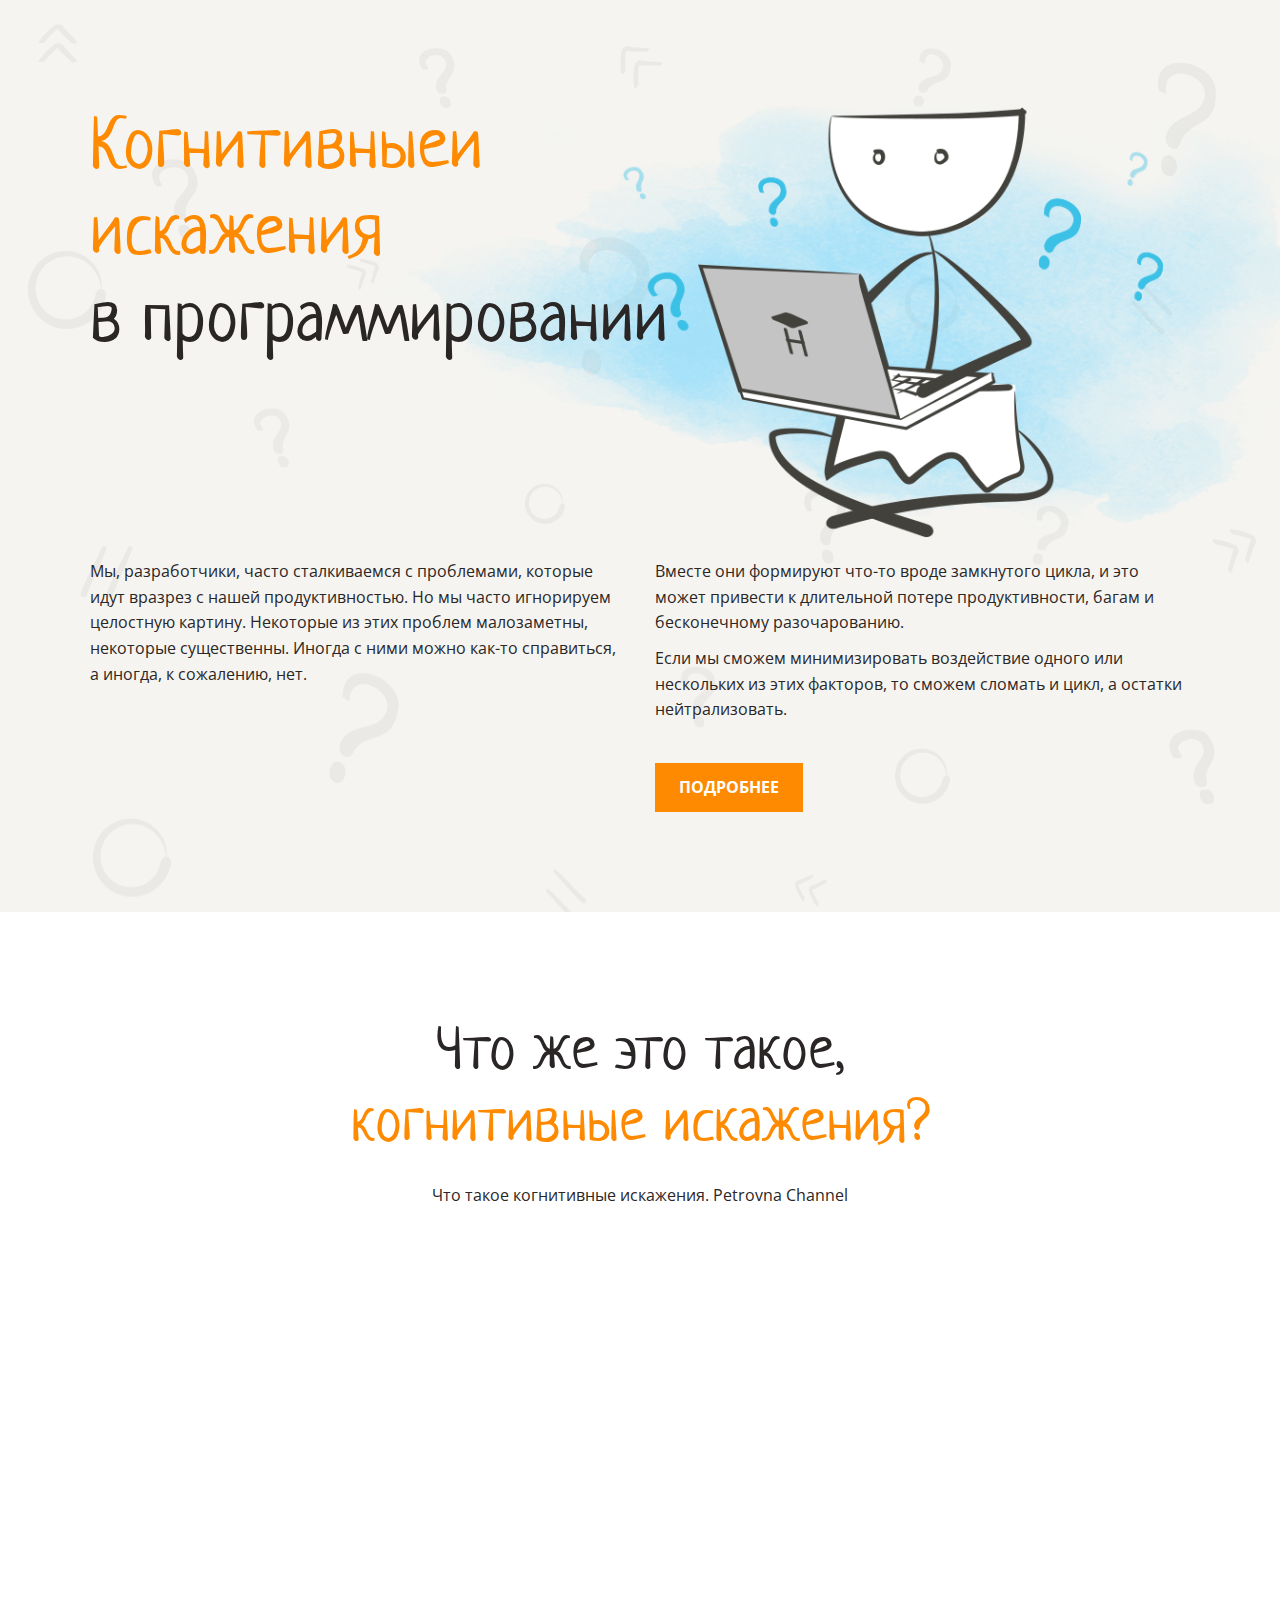
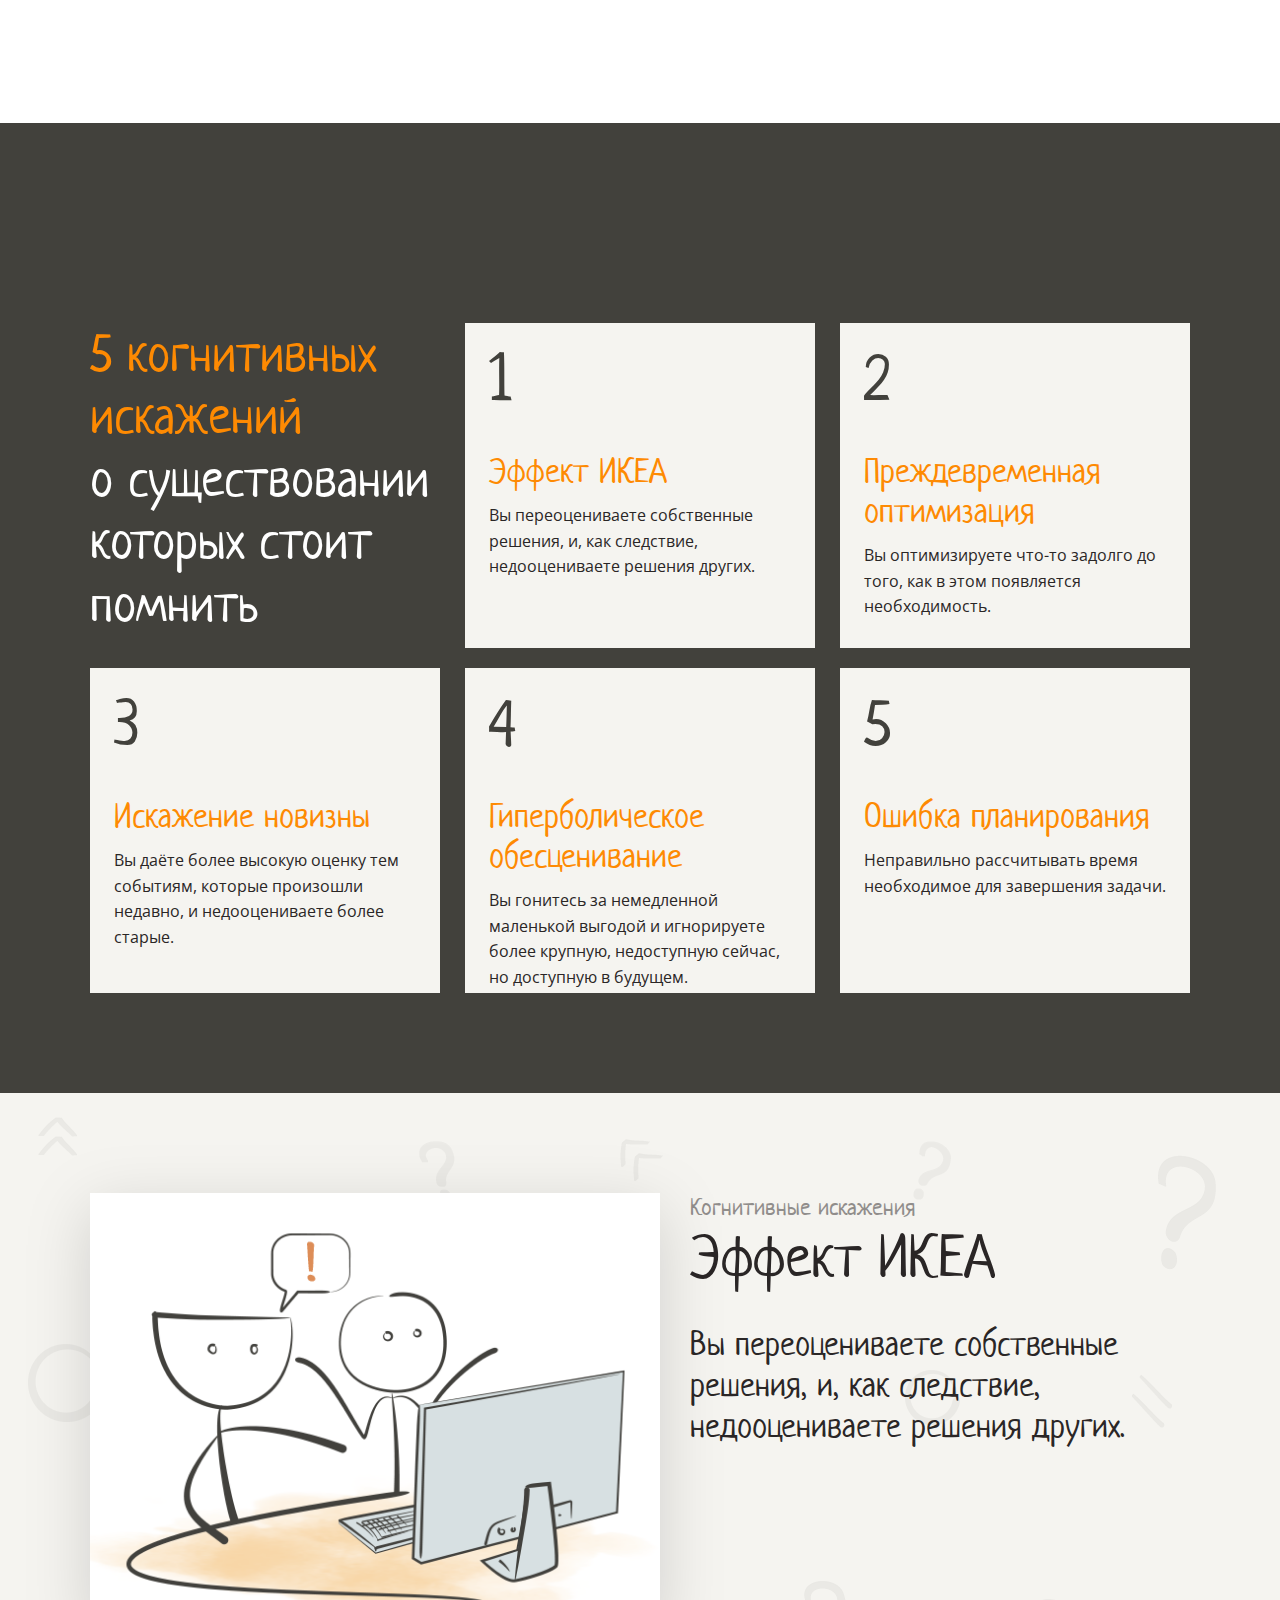
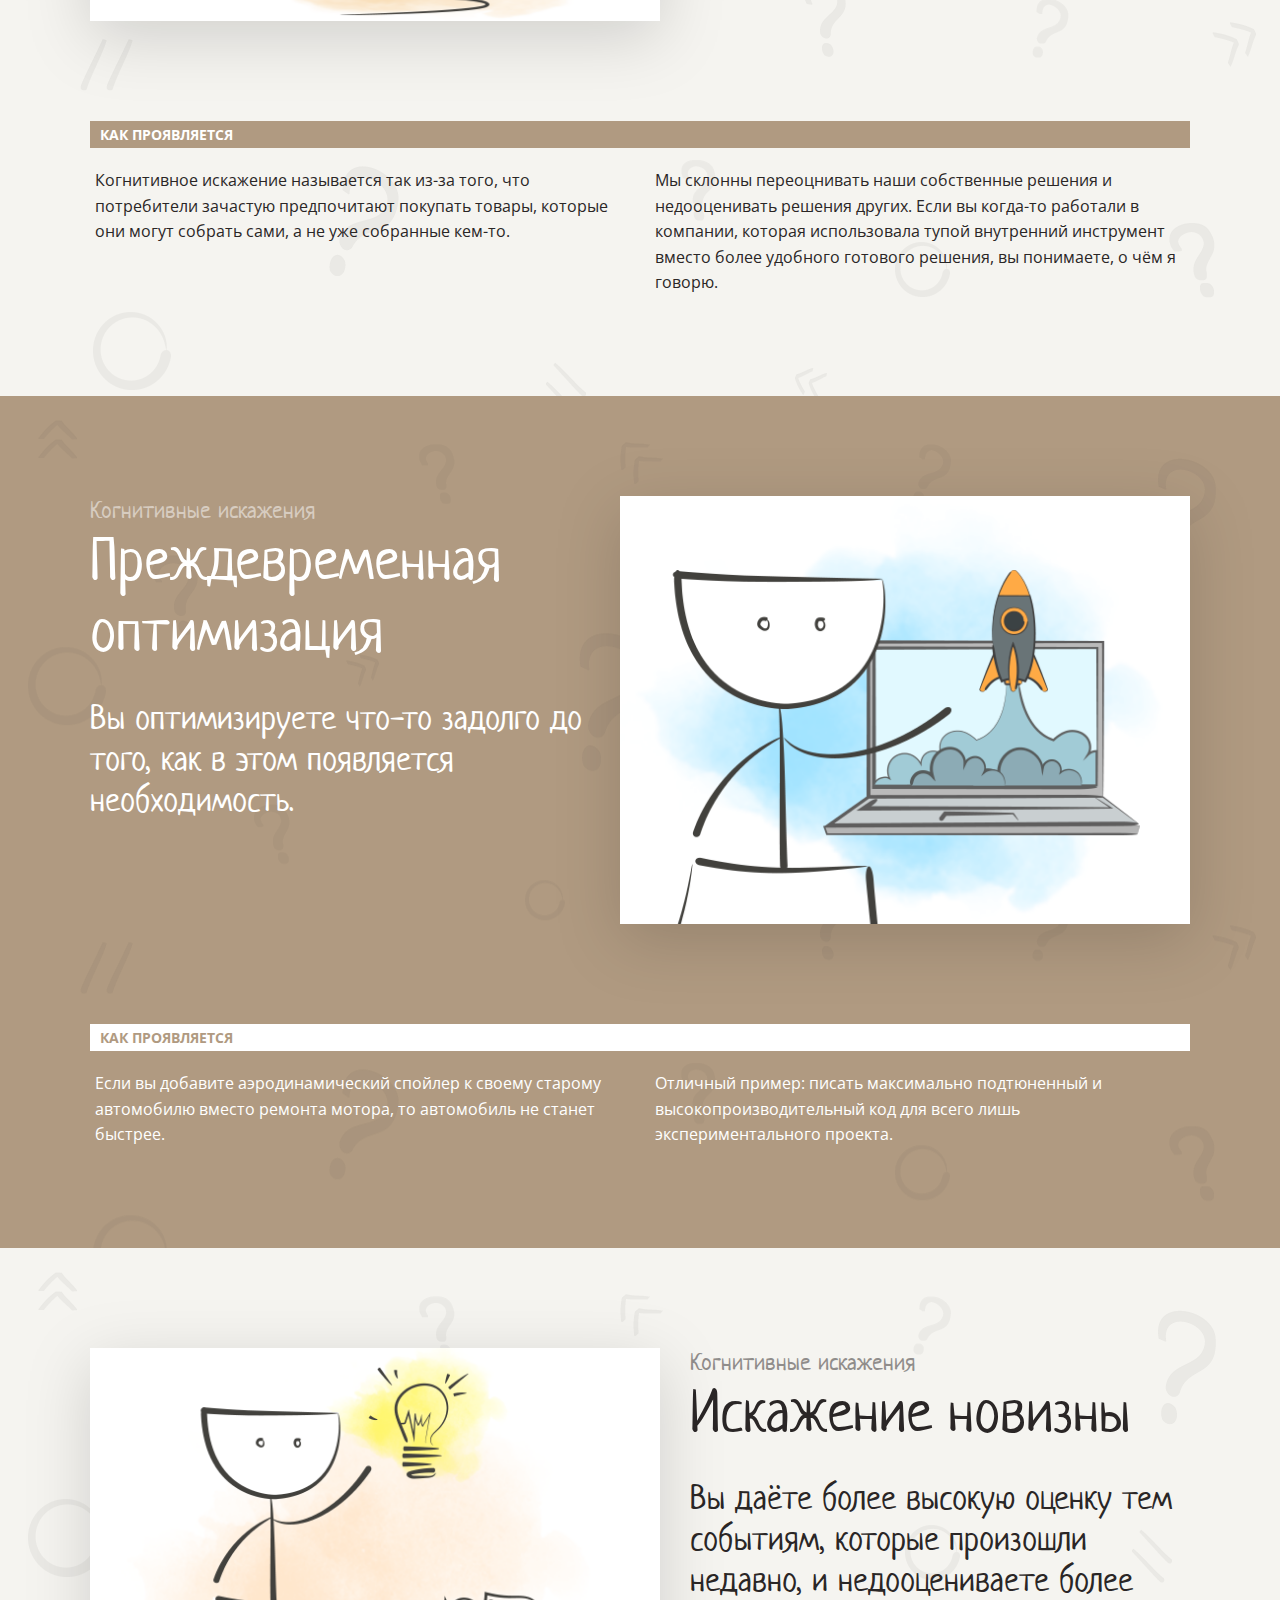
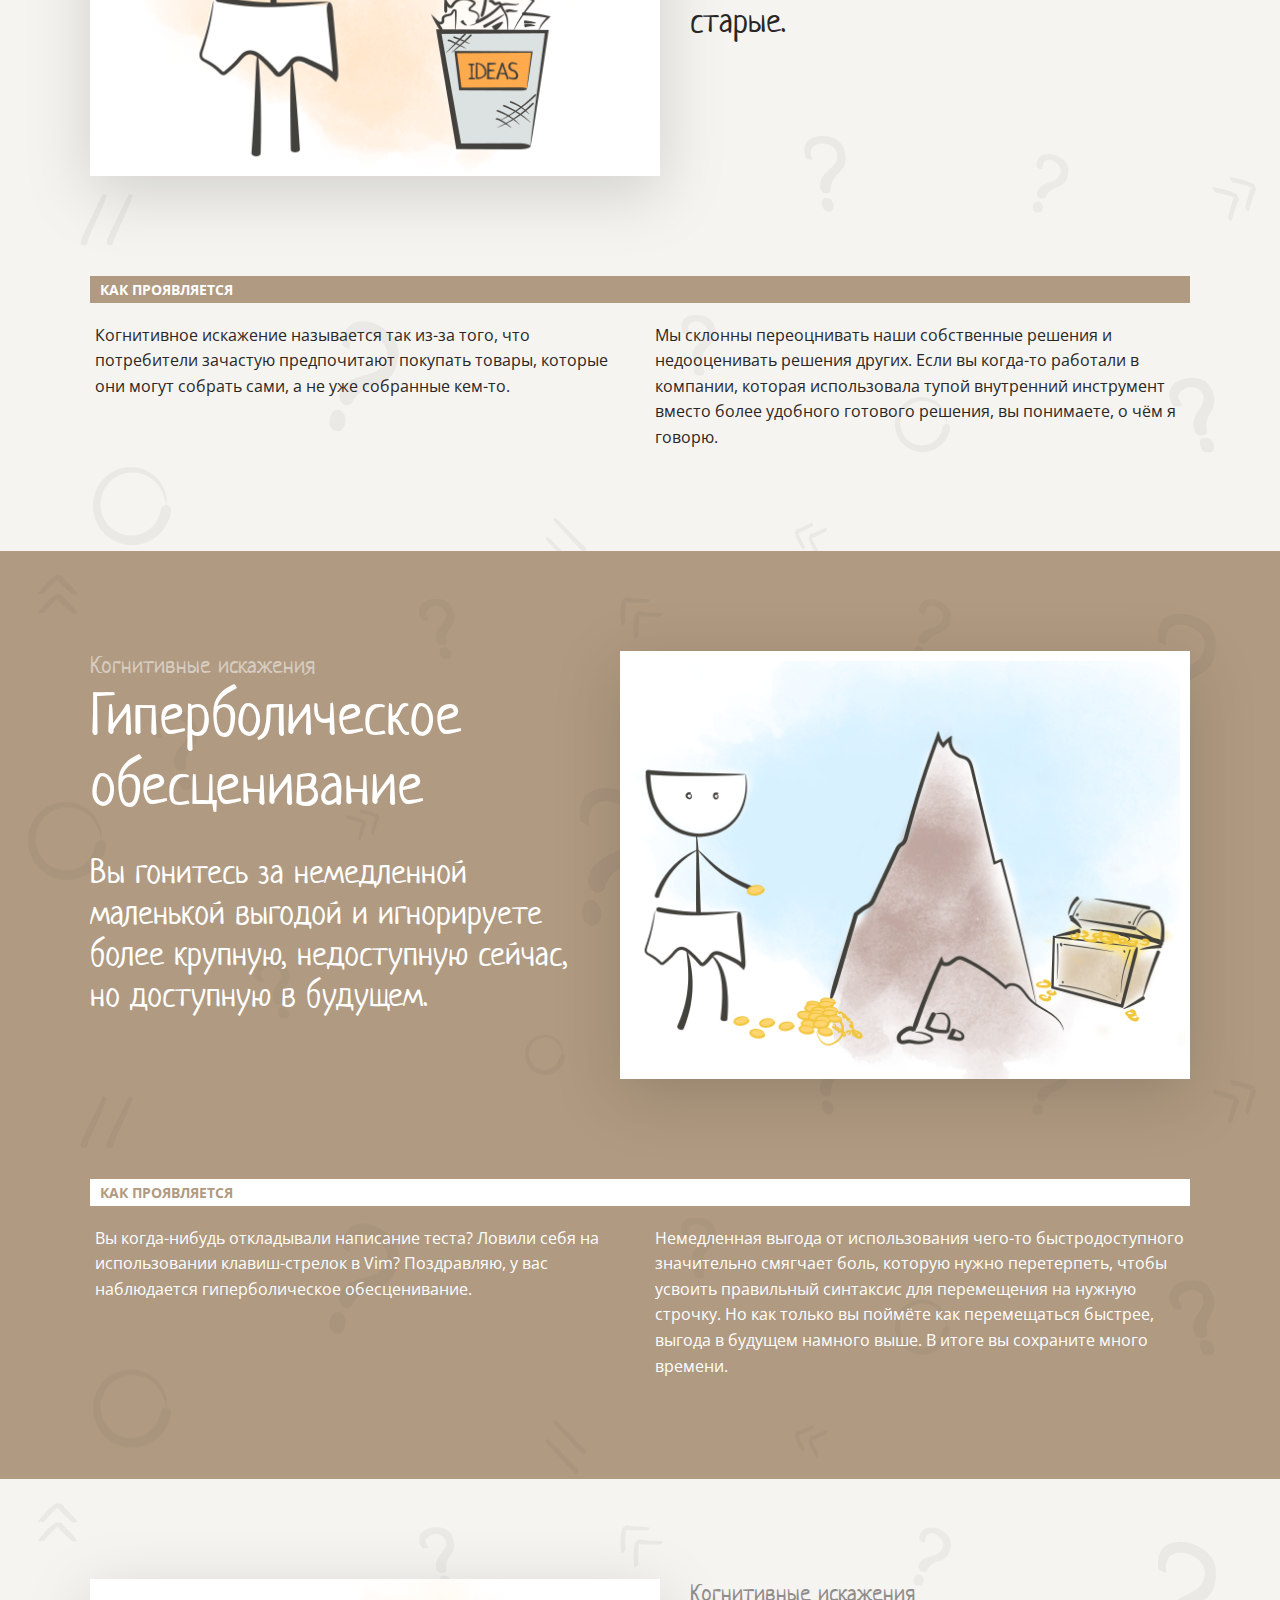
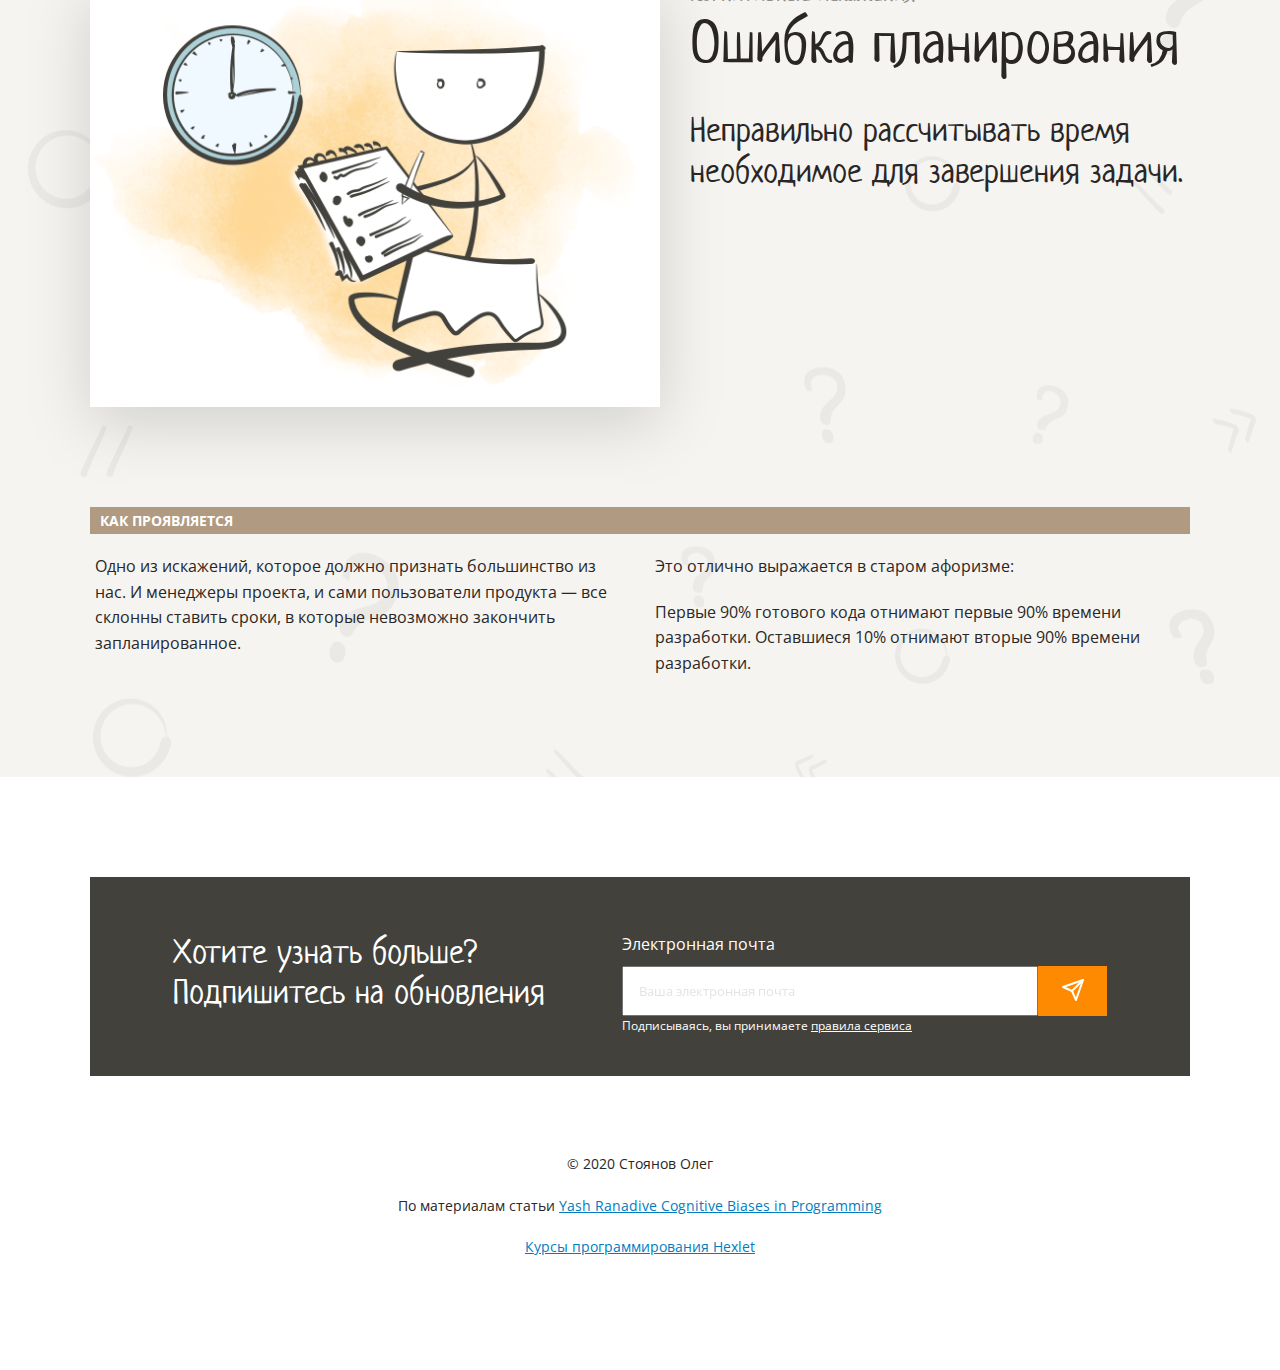
<file: index.html>
<!DOCTYPE html>
<html lang="ru">
<head>
    <meta charset="UTF-8">
    <meta name="viewport" content="width=device-width, initial-scale=1.0">
    <meta http-equiv="X-UA-Compatible" content="ie=edge">
    <title>Когнитивные искажения Олег</title>
    <link rel="preconnect" href="https://fonts.gstatic.com">
    <link href="https://fonts.googleapis.com/css2?family=Open+Sans:wght@400;700&display=swap" rel="stylesheet">
    <link rel="preconnect" href="https://fonts.gstatic.com">
    <link href="https://fonts.googleapis.com/css2?family=Neucha&display=swap" rel="stylesheet">
    <link rel="stylesheet" href="styles/style.css">
</head>
<body>
    <header class="header header-bg">
        <div class="container">
            <h1 class="title">Когнитивныеи <br>искажения <br><span>в программировании</span></h1>
            <div class="header-img">
                <img src="images/main.png" alt="main">
            </div>
            <div class="header-inner">
                <div class="header-inner-text">
                    <p>Мы, разработчики, часто сталкиваемся с проблемами, которые идут вразрез с нашей продуктивностью.
                        Но мы часто игнорируем целостную картину. Некоторые из этих проблем малозаметны, некоторые
                        существенны. Иногда с ними можно как-то справиться, а иногда, к сожалению, нет.</p>
                </div>
                <div class="header-inner-text">
                    <p>
                        Вместе они формируют что-то вроде замкнутого цикла, и это может привести к длительной потере
                        продуктивности, багам и бесконечному разочарованию.
                    </p>
                    <p>
                        Если мы сможем минимизировать воздействие
                        одного или нескольких из этих факторов, то сможем сломать и цикл, а остатки нейтрализовать.
                    </p>
                    <a href="#" class="header-link">подробнее</a>
                </div>
            </div>
        </div>
    </header>
    <main>
        <section class="video-block">
            <div class="container">
                <h2 class="video-title">Что же это такое,<span>когнитивные искажения?</span></h2>
                <p class="sub-title">Что такое когнитивные искажения. Petrovna Channel</p>
                <div class="video-block-content">
                    <iframe class="video" width="919" height="569" src="https://www.youtube.com/embed/jie9AizBqss"
                        frameborder="0" allowfullscreen></iframe>
                </div>
            </div>
        </section>
        <section class="navigation" id="navigation">
            <div class="container">
                <div class="card-block">
                    <div class="card">
                        <h3 class="card-title">5 когнитивных искажений <span>о существовании которых стоит
                                помнить</span></h3>
                    </div>
                    <a class="card cart-opasity" href="#ikea-effect">
                        <span class="number">1</span>
                        <p class="card-sub-title">Эффект ИКЕА</p>
                        <p class="card-text">Вы переоцениваете собственные решения, и, как следствие, недооцениваете
                            решения других.</p>
                    </a>
                    <a class="card cart-opasity" href="#premature-optimization">
                        <span class="number">2</span>
                        <p class="card-sub-title">Преждевременная оптимизация</p>
                        <p class="card-text">Вы оптимизируете что-то задолго до того, как в этом появляется
                            необходимость.
                        </p>
                    </a>
                    <a class="card cart-opasity" href="#distortion-of-novelty">
                        <span class="number">3</span>
                        <p class="card-sub-title">Искажение новизны</p>
                        <p class="card-text">Вы даёте более высокую оценку тем событиям, которые произошли недавно, и
                            недооцениваете более старые.</p>
                    </a>
                    <a class="card cart-opasity" href="#hyperbolic-depreciation">
                        <span class="number">4</span>
                        <p class="card-sub-title">Гиперболическое обесценивание</p>
                        <p class="card-text">Вы гонитесь за немедленной маленькой выгодой и игнорируете более крупную,
                            недоступную сейчас, но доступную в будущем.</p>
                    </a>
                    <a class="card cart-opasity" href="#errors-in-planning">
                        <span class="number">5</span>
                        <p class="card-sub-title">Ошибка планирования</p>
                        <p class="card-text">Неправильно рассчитывать время необходимое для завершения задачи.</p>
                    </a>
                </div>
            </div>
        </section>
        <section class="inner-block inner-block-dark inner-bg" id="ikea-effect">
            <div class="container">
                <div class="flex-block">
                    <div class="block-img">
                        <img src="images/1.png" alt="">
                    </div>
                    <div class="block-cont">
                        <span class="inner-sub-title">Когнитивные искажения</span>
                        <h2 class="inner-title">Эффект ИКЕА</h2>
                        <p class="block-text">
                            Вы переоцениваете собственные решения, и, как следствие, недооцениваете решения других.
                        </p>
                    </div>
                </div>
                <h5 class="title-sm title-bg-brown">Как проявляется</h5>
                <div class="flex-block">
                    <p class="block-content">Когнитивное искажение называется так из-за того, что потребители зачастую
                        предпочитают покупать товары, которые они могут собрать сами, а не уже собранные кем-то.</p>
                    <p class="block-content">Мы склонны переоцнивать наши собственные решения и недооценивать решения
                        других.
                        Если вы когда-то работали в компании, которая использовала тупой внутренний инструмент вместо
                        более
                        удобного готового решения, вы понимаете, о чём я говорю.</p>
                </div>
            </div>
        </section>
        <section class="inner-block inner-bg inner-block-brown" id="premature-optimization">
            <div class="container">
                <div class="flex-block flex-block-revers">
                    <div class="block-img block-img-margin">
                        <img src="images/2.png" alt="">
                    </div>
                    <div class="block-cont block-cont-margin">
                        <span class="inner-sub-title sub-title-white">Когнитивные искажения</span>
                        <h2 class="inner-title titile-color-white">Преждевременная оптимизация</h2>
                        <p class="block-text block-text-white">
                            Вы оптимизируете что-то задолго до того, как в этом появляется необходимость.
                        </p>
                    </div>
                </div>
                <h5 class="title-sm title-bg-white">Как проявляется</h5>
                <div class="flex-block">
                    <p class="block-content block-content-white">Если вы добавите аэродинамический спойлер к своему
                        старому
                        автомобилю вместо ремонта мотора, то автомобиль не станет быстрее.</p>
                    <p class="block-content block-content-white">Отличный пример: писать максимально подтюненный и
                        высокопроизводительный код для всего лишь экспериментального проекта.</p>
                </div>
            </div>
        </section>
        <section class="inner-block inner-block-dark inner-bg" id="distortion-of-novelty">
            <div class="container">
                <div class="flex-block">
                    <div class="block-img">
                        <img src="images/3.png" alt="">
                    </div>
                    <div class="block-cont block-cont-margin">
                        <span class="inner-sub-title">Когнитивные искажения</span>
                        <h2 class="inner-title">Искажение новизны</h2>
                        <p class="block-text">
                            Вы даёте более высокую оценку тем событиям, которые произошли недавно, и недооцениваете
                            более
                            старые.
                        </p>
                    </div>
                </div>
                <h5 class="title-sm title-bg-brown">Как проявляется</h5>
                <div class="flex-block">
                    <p class="block-content">Когнитивное искажение называется так из-за того, что потребители зачастую
                        предпочитают покупать товары, которые они могут собрать сами, а не уже собранные кем-то.</p>
                    <p class="block-content">Мы склонны переоцнивать наши собственные решения и недооценивать решения
                        других.
                        Если вы когда-то работали в компании, которая использовала тупой внутренний инструмент вместо
                        более
                        удобного готового решения, вы понимаете, о чём я говорю.</p>
                </div>
            </div>
        </section>
        <section class="inner-block inner-bg inner-block-brown" id="hyperbolic-depreciation">
            <div class="container">
                <div class="flex-block flex-block-revers">
                    <div class="block-img block-img-margin">
                        <img src="images/4.png" alt="">
                    </div>
                    <div class="block-cont block-cont-margin">
                        <span class="inner-sub-title sub-title-white">Когнитивные искажения</span>
                        <h2 class="inner-title titile-color-white">Гиперболическое обесценивание</h2>
                        <p class="block-text block-text-white">
                            Вы гонитесь за немедленной маленькой выгодой и игнорируете более крупную, недоступную
                            сейчас, но
                            доступную в будущем.
                        </p>
                    </div>
                </div>
                <h5 class="title-sm title-bg-white">Как проявляется</h5>
                <div class="flex-block">
                    <p class="block-content block-content-white">Вы когда-нибудь откладывали написание теста? Ловили
                        себя на
                        использовании клавиш-стрелок в Vim? Поздравляю, у вас наблюдается гиперболическое обесценивание.
                    </p>
                    <p class="block-content block-content-white">Немедленная выгода от использования чего-то
                        быстродоступного
                        значительно смягчает боль, которую нужно перетерпеть, чтобы усвоить правильный синтаксис для
                        перемещения на нужную строчку. Но как только вы поймёте как перемещаться быстрее, выгода в
                        будущем
                        намного выше. В итоге вы сохраните много времени.</p>
                </div>
            </div>
        </section>
        <section class="inner-block inner-block-dark inner-bg" id="errors-in-planning">
            <div class="container">
                <div class="flex-block">
                    <div class="block-img">
                        <img src="images/5.png" alt="">
                    </div>
                    <div class="block-cont block-cont-margin">
                        <span class="inner-sub-title">Когнитивные искажения</span>
                        <h2 class="inner-title">Ошибка планирования</h2>
                        <p class="block-text">
                            Неправильно рассчитывать время необходимое для завершения задачи.
                        </p>
                    </div>
                </div>
                <h5 class="title-sm title-bg-brown">Как проявляется</h5>
                <div class="flex-block">
                    <p class="block-content">Одно из искажений, которое должно признать большинство из нас. И менеджеры
                        проекта, и сами пользователи продукта — все склонны ставить сроки, в которые невозможно
                        закончить
                        запланированное.</p>
                    <p class="block-content"><span>Это отлично выражается в старом афоризме: </span>Первые 90% готового
                        кода
                        отнимают первые 90% времени разработки. Оставшиеся 10% отнимают вторые 90% времени разработки.
                    </p>
                </div>
            </div>
        </section>
    </main>
    <footer class="footer">
        <div class="container">
            <div class="footer-inner">
                <div class="footer-inner-text">
                    <h3>Хотите узнать больше? Подпишитесь на обновления</h3>
                </div>
                <div class="footer-inner-form">
                    <form action="" class="form-footer">
                        <label for="input-email">Электронная почта</label>
                        <div class="form-block">
                            <input type="email" id="input-email" placeholder="Ваша электронная почта">
                            <button class="btn btn-footer"></button>
                        </div>

                        <p class="form-text">Подписываясь, вы принимаете <a href="#" class="fom-link">правила
                                сервиса</a>
                        </p>
                    </form>
                </div>
            </div>
            <div class="footer-bottom">
                <p class="footer-copy">© 2020 Стоянов Олег</p>
                <p class="footer-bottom-text">По материалам статьи
                    <a href="https://medium.com/hackernoon/cognitive-biases-in-programming-5e937707c27b"
                        class="footer-bottom-link">Yash Ranadive Cognitive Biases in Programming</a>
                </p>
                <a href="https://ru.hexlet.io/" class="footer-bottom-link">Курсы программирования Hexlet</a>
            </div>
        </div>
    </footer>

</body>

</html>
</file>
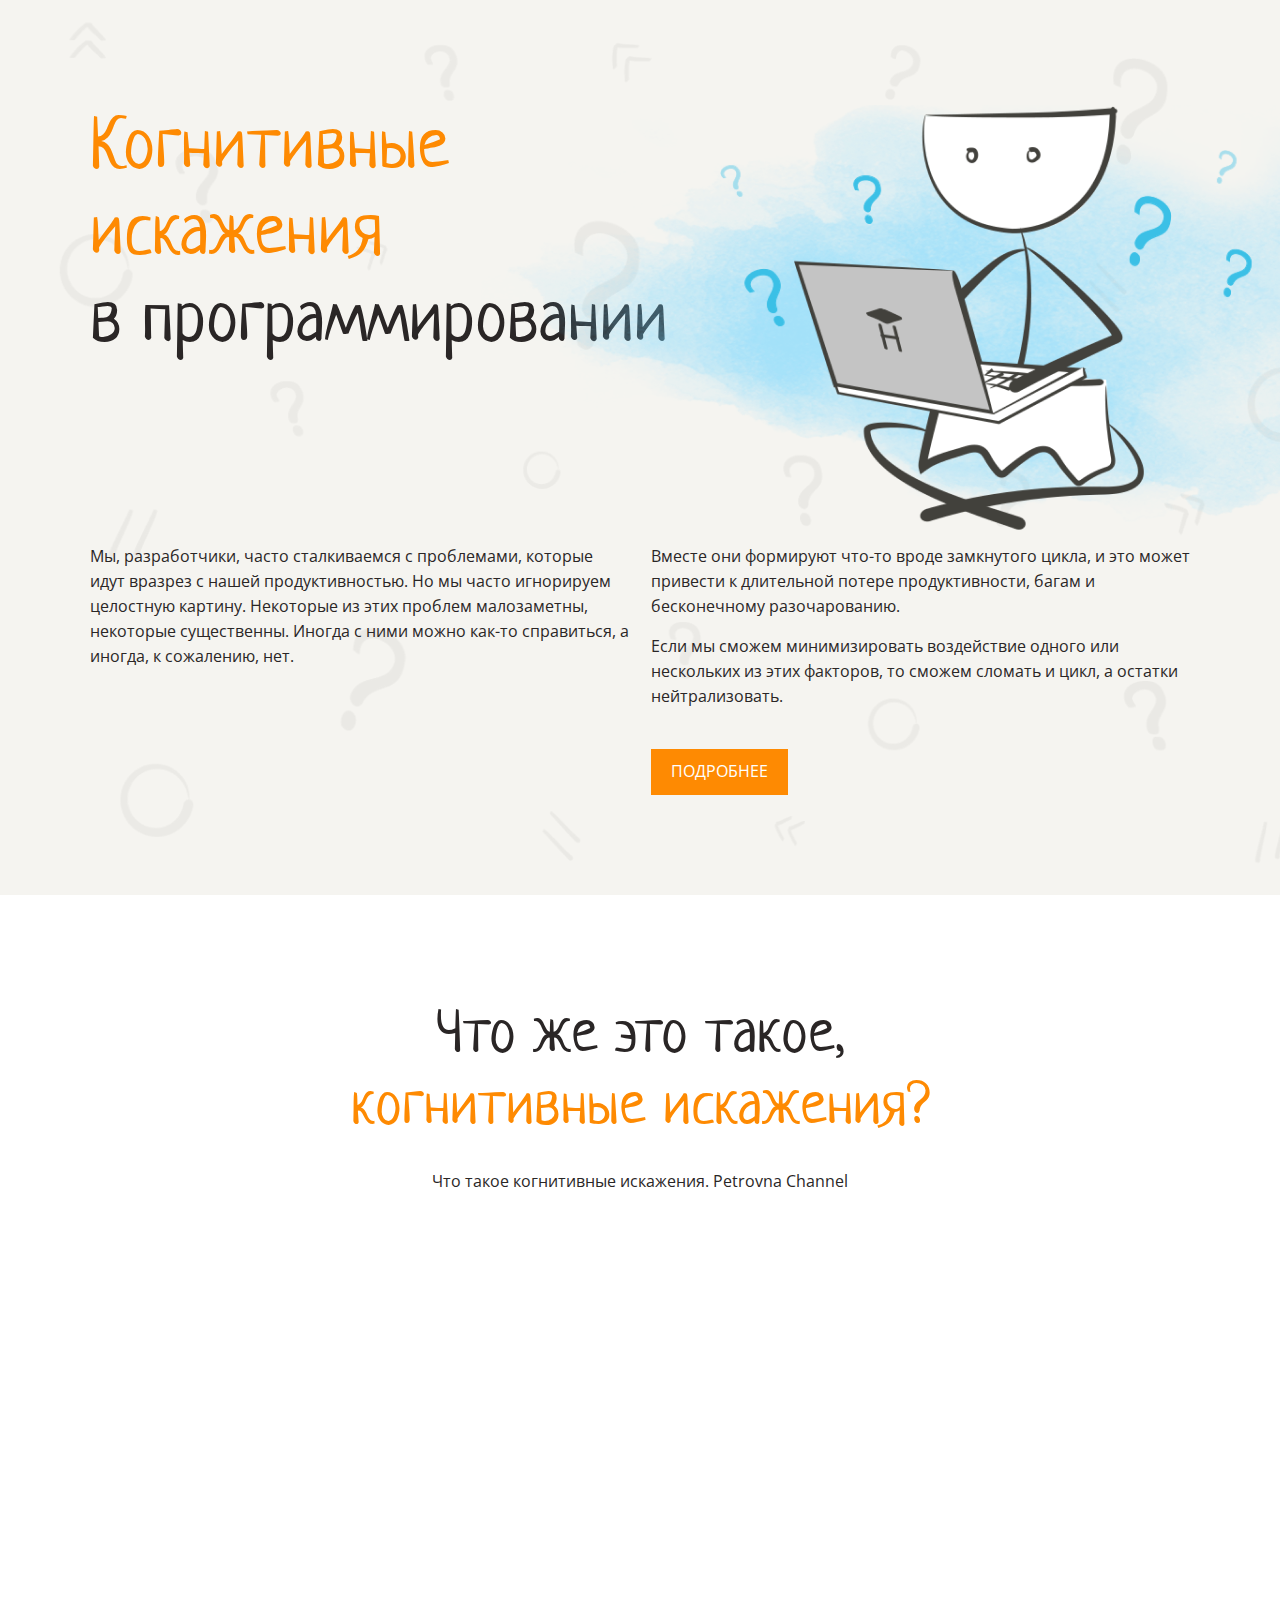
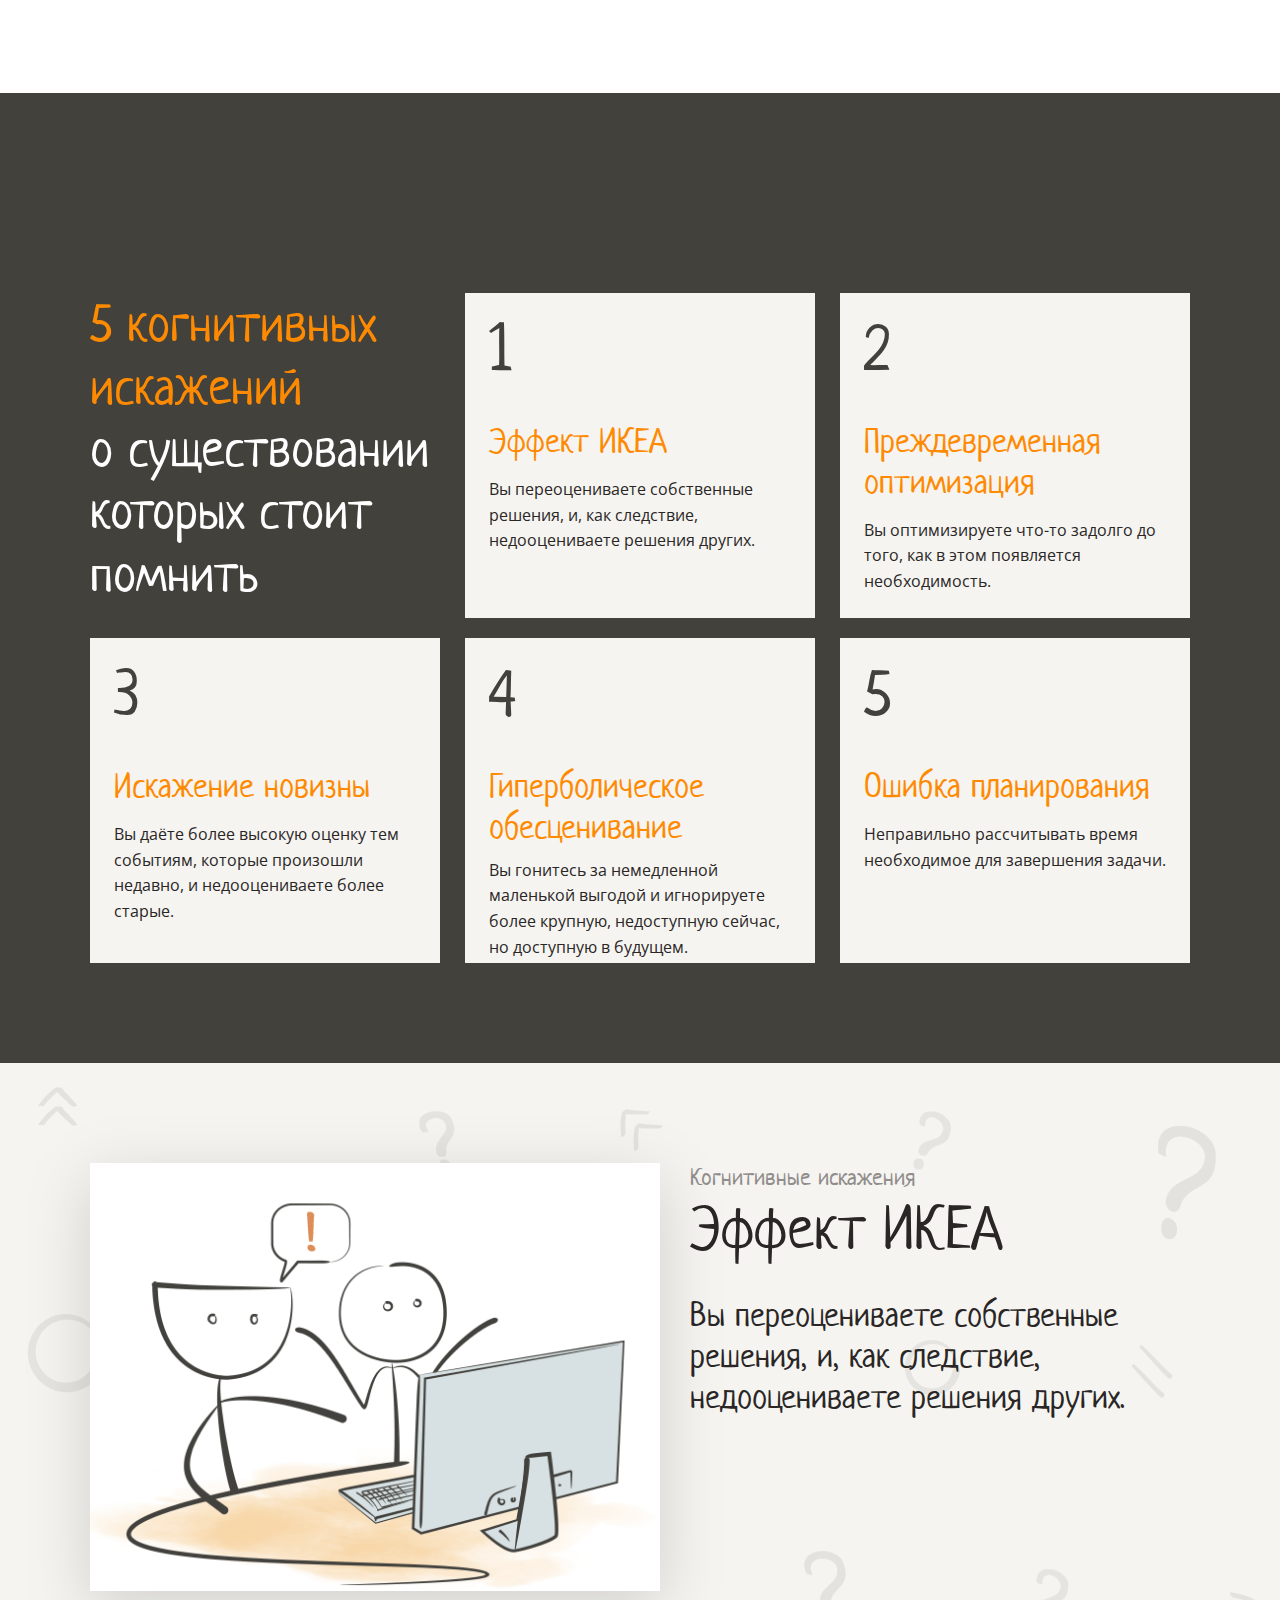
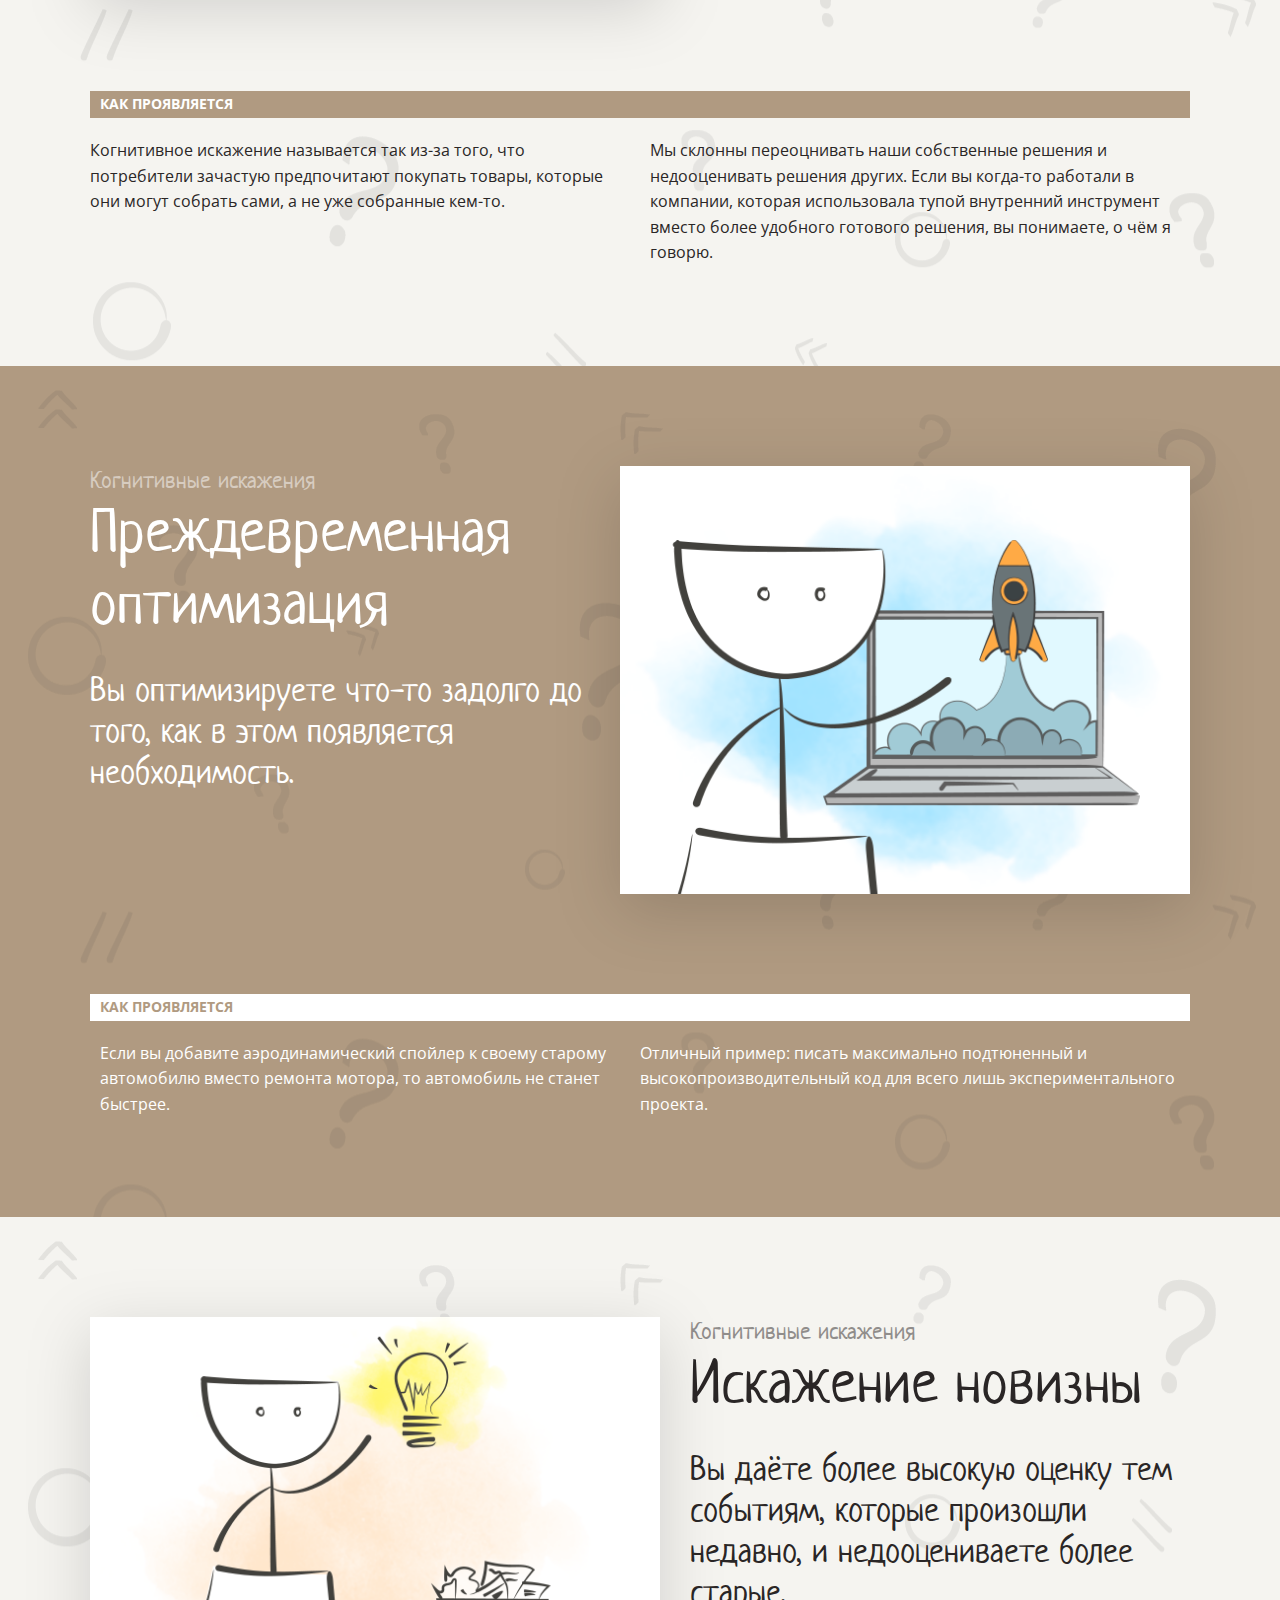
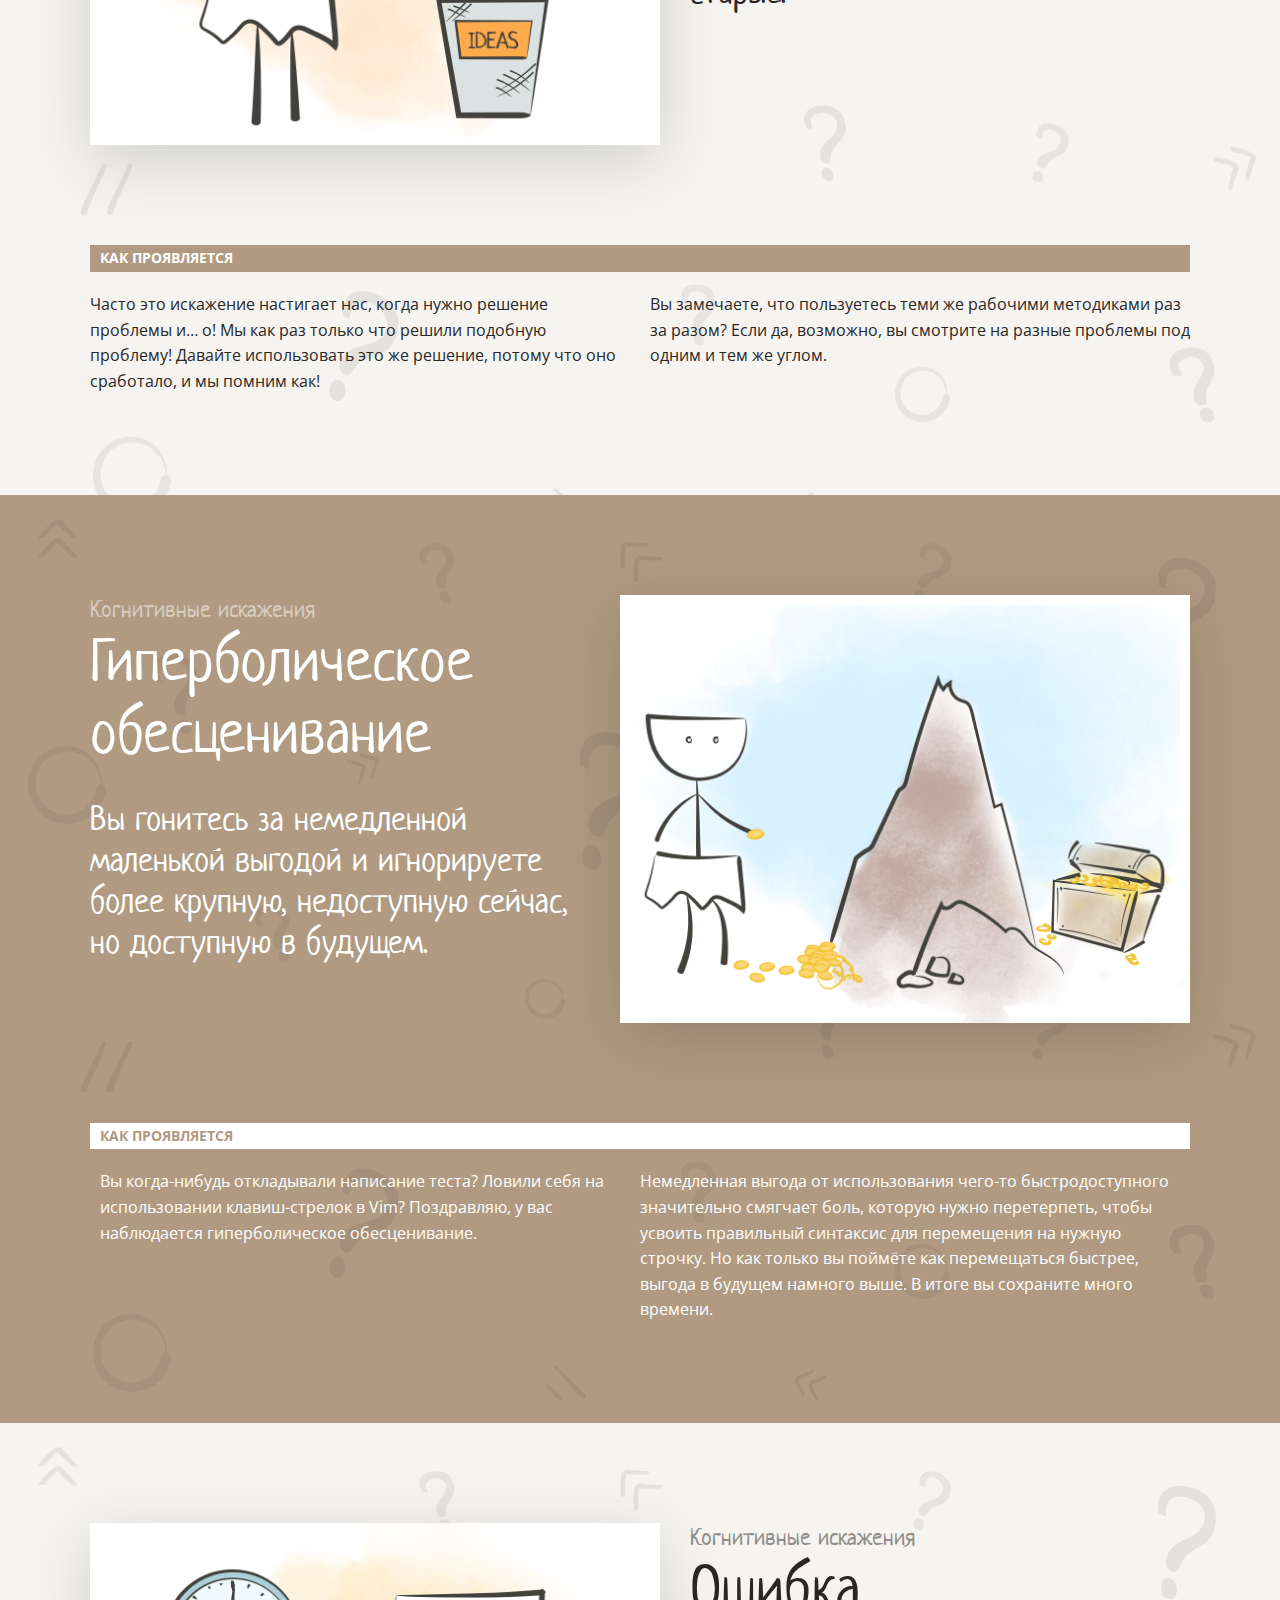
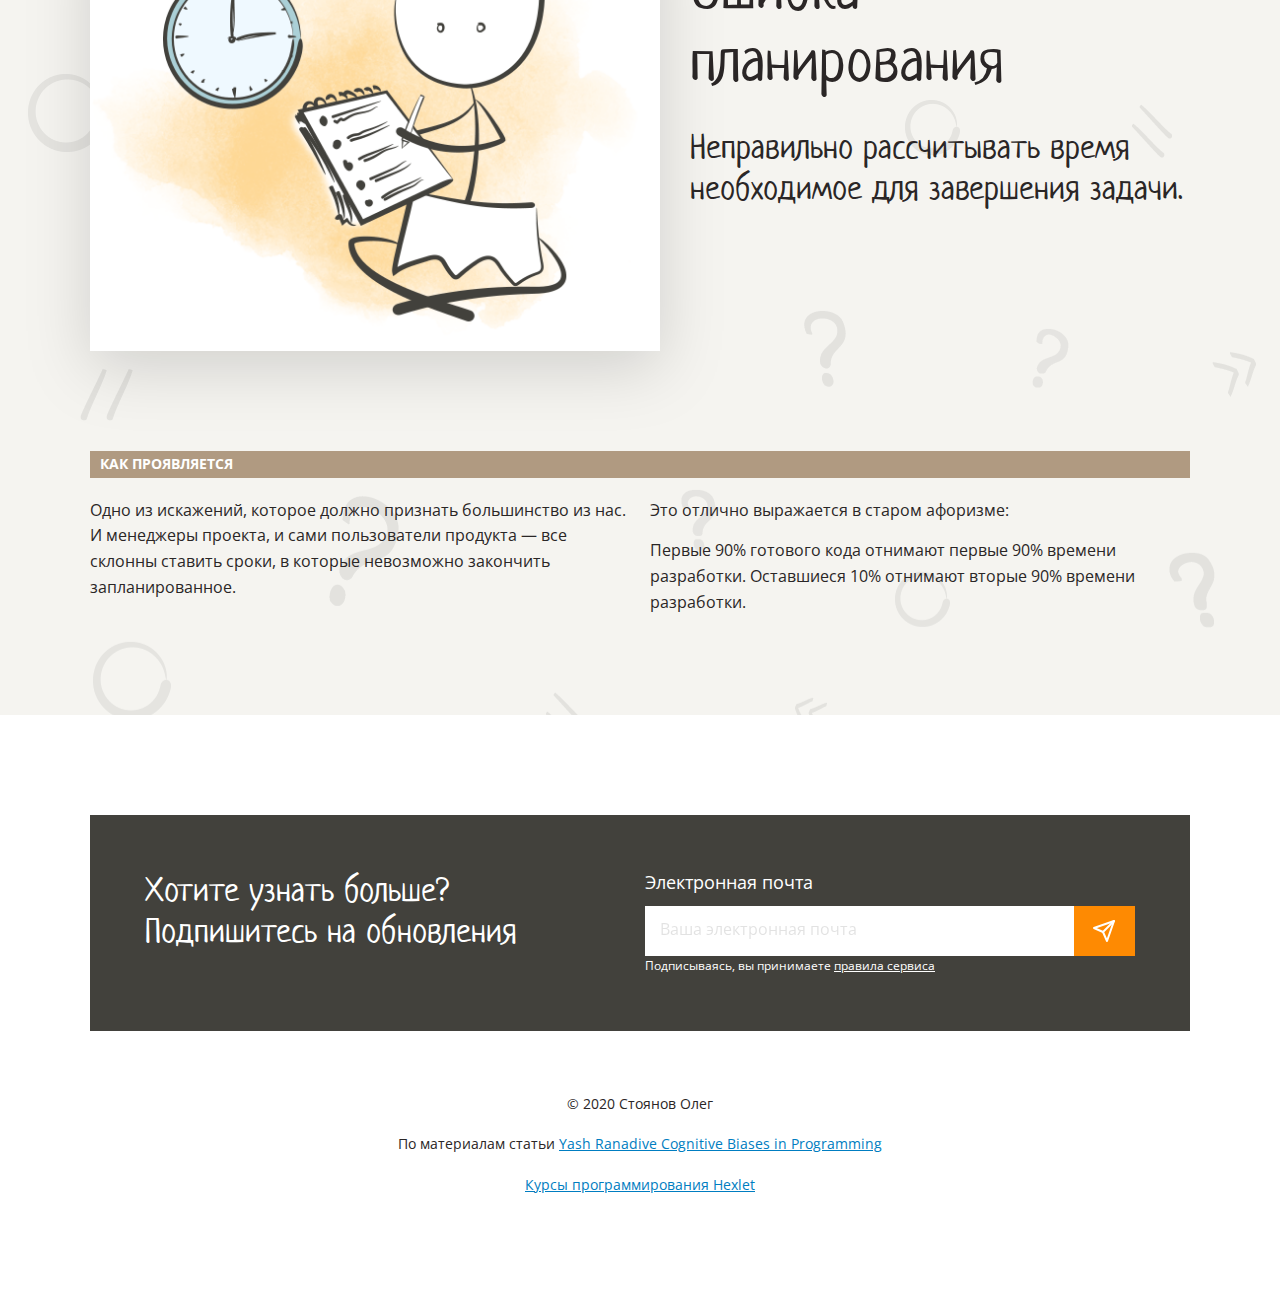
<file: src/index.html>
<!DOCTYPE html>
<html lang="ru">

<head>
    <meta charset="UTF-8">
    <meta name="viewport" content="width=device-width, initial-scale=1.0">
    <meta http-equiv="X-UA-Compatible" content="ie=edge">
    <title>Когнитивные искажения Олег</title>
    <link rel="preconnect" href="https://fonts.gstatic.com">
    <link href="https://fonts.googleapis.com/css2?family=Open+Sans:wght@400;700&display=swap" rel="stylesheet">
    <link rel="preconnect" href="https://fonts.gstatic.com">
    <link href="https://fonts.googleapis.com/css2?family=Neucha&display=swap" rel="stylesheet">
    <link rel="stylesheet" href="styles/style.css">
</head>

<body>
    <header class="header header-bg bg-light pt-100 pb-100">
        <div class="container">
            <h1 class="title color-primary f-weight-normal">Когнитивные <br>искажения <br><span class="color-dark">в
                    программировании</span></h1>
            <div class="img-block"><img src="images/main.png" alt="man"></div>
            <div class="inner-block mt-185 ">
                <div class="inner-text">
                    <p>Мы, разработчики, часто сталкиваемся с проблемами, которые идут вразрез с нашей продуктивностью.
                        Но мы часто игнорируем целостную картину. Некоторые из этих проблем малозаметны, некоторые
                        существенны. Иногда с ними можно как-то справиться, а иногда, к сожалению, нет.</p>
                </div>
                <div class="inner-text">
                    <p>Вместе они формируют что-то вроде замкнутого цикла, и это может привести к длительной потере
                        продуктивности, багам и бесконечному разочарованию.</p>
                    <p class="mt-15">Если мы сможем минимизировать воздействие одного или нескольких из этих факторов,
                        то сможем сломать и цикл, а остатки нейтрализовать.</p>
                    <a href="#"
                        class="link bg-yellow yellow-link-hover tt-upc mt-40 color-white pt-10 pb-10 pl-20 pr-20">подробнее</a>
                </div>
            </div>
        </div>
    </header>
    <main>
        <section class="video-block pt-100">
            <div class="container">
                <h2 class="video-title mb-30 f-weight-normal ta-center">Что же это такое,<span
                        class="color-primary">когнитивные искажения?</span></h2>
                <p class="sub-title mb-30 ta-center">Что такое когнитивные искажения. Petrovna Channel</p>
                <div class="video-block-content">
                    <iframe class="video-iframe" src="https://www.youtube.com/embed/jie9AizBqss" frameborder="0"
                        gesture="media" allow="encrypted-media" allowfullscreen></iframe>
                </div>
            </div>
        </section>
        <section class="navigation bg-primary-dark mt-minus-100 pt-100 pb-100" id="navigation">
            <div class="container">
                <div class="nav-block mt-100">
                    <div class="nav-title bg-transparent pd-0 mb-20">
                        <h3 class="pd-0 fz-52 color-primary f-weight-normal">5 когнитивных искажений <br><span
                                class="color-white">о существовании которых стоит помнить</span></h3>
                    </div>
                    <a class="nav-item bg-light mb-20 item-hover" href="#ikea-effect">
                        <span class="number mb-40 color-primary-dark">1</span>
                        <h3 class="item-sub-title color-primary mb-15 f-weight-normal">Эффект ИКЕА</h3>
                        <p class="item-text color-dark">Вы переоцениваете собственные решения, и, как следствие,
                            недооцениваете
                            решения других.</p>
                    </a>
                    <a class="nav-item bg-light mb-20 item-hover" href="#premature-optimization">
                        <span class="number mb-40 color-primary-dark">2</span>
                        <h3 class="item-sub-title color-primary mb-15 f-weight-normal">Преждевременная оптимизация</h3>
                        <p class="item-text color-dark">Вы оптимизируете что-то задолго до того, как в этом появляется
                            необходимость.
                        </p>
                    </a>
                    <a class="nav-item bg-light item-hover" href="#distortion-of-novelty">
                        <span class="number mb-40 color-primary-dark">3</span>
                        <h3 class="item-sub-title color-primary mb-15 f-weight-normal">Искажение новизны</h3>
                        <p class="item-text color-dark">Вы даёте более высокую оценку тем событиям, которые произошли
                            недавно, и
                            недооцениваете более старые.</p>
                    </a>
                    <a class="nav-item bg-light item-hover" href="#hyperbolic-depreciation">
                        <span class="number mb-40 color-primary-dark">4</span>
                        <h3 class="item-sub-title color-primary mb-10 f-weight-normal">Гиперболическое обесценивание
                        </h3>
                        <p class="item-text color-dark">Вы гонитесь за немедленной маленькой выгодой и игнорируете более
                            крупную,
                            недоступную сейчас, но доступную в будущем.</p>
                    </a>
                    <a class="nav-item bg-light item-hover" href="#errors-in-planning">
                        <span class="number mb-40 color-primary-dark">5</span>
                        <h3 class="item-sub-title color-primary mb-15 f-weight-normal">Ошибка планирования</h3>
                        <p class="item-text color-dark">Неправильно рассчитывать время необходимое для завершения
                            задачи.</p>
                    </a>
                </div>
            </div>
        </section>
        <section class="heroy-block bg-light heroy-bg pb-100 pt-100" id="ikea-effect">
            <div class="container">
                <div class="flex-block">
                    <div class="block-img">
                        <img src="images/1.png" alt="">
                    </div>
                    <div class="block-col-r ml-30">
                        <span class="block-sub-title color-transparerent-dark">Когнитивные искажения</span>
                        <h2 class="inner-title mb-30 f-weight-normal color-dark">Эффект ИКЕА</h2>
                        <p class="block-text color-dark">
                            Вы переоцениваете собственные решения, и, как следствие, недооцениваете решения других.
                        </p>
                    </div>
                </div>
                <h3 class="title-sm color-white bg-brown mt-100 mb-20 pl-10 pt-5 pb-5 tt-upc f-weight-bold">Как
                    проявляется</h3>
                <div class="flex-block-content">
                    <p class="block-content">Когнитивное искажение называется так из-за того, что потребители зачастую
                        предпочитают покупать товары, которые они могут собрать сами, а не уже собранные кем-то.</p>
                    <p class="block-content">Мы склонны переоцнивать наши собственные решения и недооценивать решения
                        других.
                        Если вы когда-то работали в компании, которая использовала тупой внутренний инструмент вместо
                        более
                        удобного готового решения, вы понимаете, о чём я говорю.</p>
                </div>
            </div>
        </section>
        <section class="heroy-block heroy-bg bg-brown pt-100 pb-100" id="premature-optimization">
            <div class="container">
                <div class="flex-block flex-block-revers color-white">
                    <div class="block-img ml-30">
                        <img src="images/2.png" alt="">
                    </div>
                    <div class="block-col-r">
                        <span class="block-sub-title color-transparent-white">Когнитивные искажения</span>
                        <h2 class="inner-title color-white f-weight-normal mb-30">Преждевременная оптимизация</h2>
                        <p class="block-text color-white">
                            Вы оптимизируете что-то задолго до того, как в этом появляется необходимость.
                        </p>
                    </div>
                </div>
                <h3 class="title-sm bg-white color-brown mt-100 mb-20 tt-upc pt-5 pb-5 pl-10">Как проявляется</h3>
                <div class="flex-block">
                    <p class="block-content color-white">Если вы добавите аэродинамический спойлер к своему
                        старому
                        автомобилю вместо ремонта мотора, то автомобиль не станет быстрее.</p>
                    <p class="block-content color-white">Отличный пример: писать максимально подтюненный и
                        высокопроизводительный код для всего лишь экспериментального проекта.</p>
                </div>
            </div>
        </section>
        <section class="heroy-block heroy-bg bg-light pt-100 pb-100" id="distortion-of-novelty">
            <div class="container">
                <div class="flex-block">
                    <div class="block-img">
                        <img src="images/3.png" alt="">
                    </div>
                    <div class="block-col-r ml-30">
                        <span class="block-sub-title color-transparerent-dark">Когнитивные искажения</span>
                        <h2 class="inner-title mb-30 f-weight-normal color-dark">Искажение новизны</h2>
                        <p class="block-text color-dark">
                            Вы даёте более высокую оценку тем событиям, которые произошли недавно, и недооцениваете
                            более
                            старые.
                        </p>
                    </div>
                </div>
                <h3 class="title-sm color-white bg-brown mt-100 mb-20 pl-10 pt-5 pb-5 tt-upc f-weight-bold">Как
                    проявляется</h3>
                <div class="flex-block-content">
                    <p class="block-content">Часто это искажение настигает нас, когда нужно решение проблемы и… о! Мы
                        как раз только что решили подобную проблему! Давайте использовать это же решение, потому что оно
                        сработало, и мы помним как!</p>
                    <p class="block-content">Вы замечаете, что пользуетесь теми же рабочими методиками раз за разом?
                        Если да, возможно, вы смотрите на разные проблемы под одним и тем же углом.</p>
                </div>
            </div>
        </section>
        <section class="heroy-block heroy-bg bg-brown pt-100 pb-100" id="hyperbolic-depreciation">
            <div class="container">
                <div class="flex-block flex-block-revers color-white">
                    <div class="block-img ml-30">
                        <img src="images/4.png" alt="">
                    </div>
                    <div class="block-col-r">
                        <span class="block-sub-title color-transparent-white">Когнитивные искажения</span>
                        <h2 class="inner-title color-white f-weight-normal mb-30">Гиперболическое обесценивание</h2>
                        <p class="block-text color-white">
                            Вы гонитесь за немедленной маленькой выгодой и игнорируете более крупную, недоступную
                            сейчас, но
                            доступную в будущем.
                        </p>
                    </div>
                </div>
                <h3 class="title-sm bg-white color-brown mt-100 mb-20 tt-upc pt-5 pb-5 pl-10">Как проявляется</h3>
                <div class="flex-block">
                    <p class="block-content color-white">Вы когда-нибудь откладывали написание теста? Ловили
                        себя на
                        использовании клавиш-стрелок в Vim? Поздравляю, у вас наблюдается гиперболическое обесценивание.
                    </p>
                    <p class="block-content color-white">Немедленная выгода от использования чего-то
                        быстродоступного
                        значительно смягчает боль, которую нужно перетерпеть, чтобы усвоить правильный синтаксис для
                        перемещения на нужную строчку. Но как только вы поймёте как перемещаться быстрее, выгода в
                        будущем
                        намного выше. В итоге вы сохраните много времени.</p>
                </div>
            </div>
        </section>
        <section class="heroy-block heroy-bg bg-light pt-100 pb-100" id="errors-in-planning">
            <div class="container">
                <div class="flex-block">
                    <div class="block-img">
                        <img src="images/5.png" alt="">
                    </div>
                    <div class="block-col-r ml-30">
                        <span class="block-sub-title color-transparerent-dark">Когнитивные искажения</span>
                        <h2 class="inner-title mb-30 f-weight-normal color-dark">Ошибка планирования</h2>
                        <p class="block-text color-dark">
                            Неправильно рассчитывать время необходимое для завершения задачи.
                        </p>
                    </div>
                </div>
                <h3 class="title-sm color-white bg-brown mt-100 mb-20 pl-10 pt-5 pb-5 tt-upc f-weight-bold">Как
                    проявляется</h3>
                <div class="flex-block-content">
                    <p class="block-content">Одно из искажений, которое должно признать большинство из нас. И менеджеры
                        проекта, и сами пользователи продукта — все склонны ставить сроки, в которые невозможно
                        закончить
                        запланированное.</p>
                    <p class="block-content"><span class="mb-15">Это отлично выражается в старом афоризме: </span>Первые
                        90% готового
                        кода
                        отнимают первые 90% времени разработки. Оставшиеся 10% отнимают вторые 90% времени разработки.
                    </p>
                </div>
            </div>
        </section>
    </main>
    <footer class="footer pt-100 pb-110">
        <div class="container">
            <div class="footer-inner pt-55 pr-55 pb-55 pl-55 bg-primary-dark">
                <div class="footer-inner-text">
                    <h3 class="color-white f-weight-normal">Хотите узнать больше? Подпишитесь на обновления</h3>
                </div>
                <div class="footer-inner-form">
                    <form action="" class="form-footer">
                        <label for="input-email" class="color-white f-weight-normal">Электронная почта</label>
                        <div class="form-block mt-10">
                            <input class="pt-15 pb-15 pl-15" type="email" id="input-email"
                                placeholder="Ваша электронная почта">
                            <button class="btn btn-footer bg-yellow btn-yellow-hover"></button>
                        </div>
                        <p class="form-text color-white">Подписываясь, вы принимаете <a href="#"
                                class="fom-link color-white">правила
                                сервиса</a>
                        </p>
                    </form>
                </div>
            </div>
            <div class="footer-bottom mt-60">
                <p class="footer-copy">© 2020 Стоянов Олег</p>
                <p class="footer-bottom-text mt-15 mb-15">По материалам статьи
                    <a href="https://medium.com/hackernoon/cognitive-biases-in-programming-5e937707c27b"
                        class="footer-bottom-link">Yash Ranadive Cognitive Biases in Programming</a>
                </p>
                <a href="https://ru.hexlet.io/" class="footer-bottom-link">Курсы программирования Hexlet</a>
            </div>
        </div>
    </footer>
</body>

</html>
</file>
<file: styles/style.css>
/** CSS STYLE **/
:root{
   --color-white:#fff;
   --transparent-white:#d7ccc0;
   --color-light:#f5f4f0;
   --color-basis:#fe8a02;
   --color-dark:#2a2626;
   --transparerent-dark: #908d8b;
   --color-brown:#b09a81;
   --color-blue:#1085c5;
   --color-primary-dark:#42413C;

}

*{
   box-sizing: border-box;
   margin: 0;
   padding: 0;
}

body{
   font-family: 'Open Sans', sans-serif;
   font-size: 16px;
   line-height: 1.6em;
   color:var(--color-dark);
}

h1, h2, h3, h4, h5, h6{
   font-family: 'Neucha', cursive;
   line-height: 1.2em;
   font-weight: 400;
}

h1{
   font-size: 72px;
}

h2{
   font-size: 60px;
}

h3{
   font-size: 34px;
}

a{
   text-decoration: none;
}

.container{
   --size:1100px;
   max-width: var(--size);
   margin: 0px auto;
   position: relative;
}

.header{
   padding: 100px 0;
   background: var(--color-light);
}

.header-bg{
   position: relative; 
 }

 .header-bg::before{
   content:"";
   position: absolute;
   left: 0;
   right: 0;
   top: 0;
   bottom: 0;
   background-image: url(../images/background.png);
   background-repeat: no-repeat;
   opacity: 0.06;
}

.header-img {
   position: absolute;
    max-height: 525px;
    max-width: 100%;
    top: -55px;
    right: -290px;
}

.header-img img{
   width: 100%;
}

.title{
   color:var(--color-basis);
   margin: 0;
   position: relative;
   z-index: 3;
}

.title > span{
   color: var(--color-dark);
}

.header-inner {
   display: flex;
   flex-wrap: wrap;
   margin-top: 200px;
}

.header-inner-text {
   max-width: 535px;
}

.header-inner-text:last-child{
   margin-left: 30px;
}

.header-inner-text p{
   margin-bottom: 10px;
}

.header-link{
   display: inline-block;
   margin-top: 30px;
   background:var(--color-basis);
   text-transform: uppercase;
   font-weight: 700;
   color:var(--color-white);
   padding: 12px 24px;
}

/* video */
.video-block{
   padding: 100px 0px 0px 0px;
   position: relative;
}

.video-title{
   color: var(--color-dark);
   text-align: center;
}

.video-title > span {
   display: block;
   color:var(--color-basis);
}

.sub-title {
    text-align: center;
    margin: 27px 0 30px;
}

.video-block-content {
   max-width: 919px;
   margin: 0px auto;
   position: relative;
   z-index: 9;
}

.video {
   margin: 0 auto;
   display: block;
   filter: drop-shadow(0 16px 32px rgba(0, 0, 0, 0.15));
}

/* navigation */
.navigation{
   background-color: var(--color-primary-dark);
   position: relative;
   z-index: 1;
   margin-top: -85px;
   padding-top: 100px;
   padding-bottom: 80px;
}

.card-block {
   display: flex;
   flex-wrap: wrap;
   margin-top: 100px;
   align-items: center;
   justify-content: space-between;
}

.card {
   width: 350px;
   height: 325px;
   display: block;
   background-color:var(--color-light);
   padding: 24px;
   cursor: pointer;
   margin-bottom: 20px;
   transition: all .5s ease;
   -webkit-transition: all .5s ease;
   -moz-transition: all .5s ease;
   -ms-transition: all .5s ease;
   -o-transition: all .5s ease;
}

.cart-opasity:hover{
   opacity: 0.7;
   box-shadow: 0px 0px 6px 6px var(--transparerent-dark);
   transition: all .5s ease;
   -webkit-transition: all .5s ease;
   -moz-transition: all .5s ease;
   -ms-transition: all .5s ease;
   -o-transition: all .5s ease;
}

.card:first-child{
   background-color: transparent;
   padding: 0;
}

.card-title {
   font-size: 52px;
   line-height: 1.2;
   color: var(--color-basis);
   margin: 0;
}

.card-title > span {
   color:var(--color-white);
   display: block;
}

.number{
   display: block;
   margin-bottom: 40px;
   font-size: 64px;
   line-height: 1;
   color:var(--color-primary-dark);
   font-family: 'Neucha', cursive;
}

.card-sub-title{
   color:var(--color-basis);
   font-family: 'Neucha', cursive;
   font-size: 34px;
   line-height: 40px;
   margin: 0 0 12px 0;
}

.card-text{
   color:var(--color-dark);
   margin: 0;
}

/* ikea-effect */

.inner-block{
   position: relative;
   padding: 100px 0;
}
.inner-block-dark{
   background-color:var(--color-light);
}

.inner-bg::before{
   content:"";
   position: absolute;
   top: 0;
   right: 0;
   bottom: 0;
   left: 0;
   background-image:url(../images/background.png);
   background-repeat:no-repeat;
   opacity: 0.06;
}

.flex-block {
   display: flex;
   justify-content: center;
   flex-wrap: wrap;
}

.block-img {
   max-width: 570px;
   filter: drop-shadow(0px 16px 32px rgba(0, 0, 0, 0.15));
   margin-right: 30px;
}

.block-img > img{
   width: 100%;
   vertical-align: middle;
}

.inner-sub-title {
   font-family: Neucha;
   font-weight: normal;
   font-size: 24px;
   line-height: 29px;
   display: block;
   color: var(--transparerent-dark);
}

.inner-title {
   color: var(--color-dark);
   margin-bottom: 30px;
   font-weight: 400;
   font-size: 59px;
}

.block-text {
   max-width: 500px;
   font-family: Neucha;
   font-weight: normal;
   font-size: 34px;
   line-height: 41px;
}

.title-sm {
   font-family: Open Sans;
   color:var(--color-white);
   font-weight: bold;
   font-size: 14px;
   line-height: 17px;
   margin: 100px 0 20px 0;
   padding: 5px 0 5px 10px;
   text-transform: uppercase;
}

.title-bg-brown{
   background-color:var(--color-brown);
}

.block-content{
   max-width: 530px;
}

.block-cont {
   max-width: 530px;
}

.block-content:first-child{
   margin-right: 30px;
}

.block-content > span{
   display: block;
   margin-bottom: 20px;
}

/* premature-optimization */

.inner-block-brown{
   background-color:var(--color-brown);
}

.flex-block-revers {
   flex-direction: row-reverse;
   color:var(--color-white);
}

.block-img-margin{
   margin-right: 0;
}

.block-cont-margin{
   margin-right: 0px;
}

.sub-title-white{
   color:var(--transparent-white);
}

.titile-color-white,
.block-text-white,
.block-content-white{
   color: var(--color-white);
}

.title-bg-white{
   background-color:var(--color-white);
   color: var(--color-brown);
}

/* footer */
.footer {
   padding: 100px 0 110px 0;
}

.footer-inner {
   padding: 55px 55px 40px 55px;
   background: #42413C;
   display: flex;
   flex-wrap: wrap;
   justify-content: space-around;
}

.footer-inner-text {
   max-width: 393px;
}

.footer-inner-text > h3{
   font-weight: 400;
   color: var(--color-white);
}

.footer-inner-form{
   max-width:485px;
}

.form-footer label{
   display: block;
   color:var(--color-white);
   margin-bottom: 9px;
}

::placeholder{
   font-family: Open Sans;
   font-weight: 400;
   font-size: 13.1px;
   line-height: 1.6;
   opacity: 0.2;
   color: #757575;
}

.form-block{
   display: flex;
   justify-content: space-around;
   align-items:center;
}

.form-block > input{
   height: 50px;
   padding: 15px;
   width: 423px;
}

.btn-footer{
   width: 70px;
   height: 50px;
   background-color: var(--color-basis);
   position: relative;
   outline: none;
   border: none;
}

.btn-footer::before{
   content:url(../images/send.svg);
   width: 24px;
   height: 24px;
   position: absolute;
   top: 12px;
   left: 23px;
}

.form-text{
   font-size: 12px;
   line-height: 20px;
   color: var(--color-white);
}

.fom-link{
   font-size: 12px;
   line-height: 20px;
   color: var(--color-white);
   text-decoration: underline;
}

.fom-link:hover{
   color:var(--color-blue);
   opacity: 0.8;
   cursor: pointer;
}

.footer-bottom {
   text-align: center;
   margin-top: 75px;
}

.footer-copy{
   font-size: 14px;
}

.footer-bottom-text {
   font-size: 14px;
   margin: 16px 0;
}

.footer-bottom-link{
   color:#007DC1;
   text-decoration: underline;
   font-size: 14px;
}
</file>
<file: src/styles/style.css>
/** CSS STYLE **/
:root{
   --color-white:#fff;
   --transparent-white:#d7ccc0;
   --color-light:#f5f4f0;
   --color-basis:#fe8a02;
   --color-dark:#2a2626;
   --transparerent-dark: #908d8b;
   --color-brown:#b09a81;
   --color-blue:#1085c5;
   --color-primary-dark:#42413C;
   --bg-basis-hover: #EA7600;
}

*{
   box-sizing: border-box;
   margin: 0;
   padding: 0;
}

body{
   font-family: 'Open Sans', sans-serif;
   font-size: 16px;
   line-height: 1.6em;
   color:var(--color-dark);
}

h1, h2, h3, h4, h5, h6{
   font-family: 'Neucha', cursive;
   line-height: 1.2em;
}

h1{
   font-size: 72px;
}

h2{
   font-size: 60px;
}

h3{
   font-size: 34px;
}

a{
   text-decoration: none;
}

.btn{
   outline: none;
   border: none;
   background: transparent;
   cursor: pointer;
}

/* ================== color ================== */

.color-white{
   color: var(--color-white);
}

.color-primary{
    color:var(--color-basis);
}

.color-dark{
   color:var(--color-dark);
}

.color-brown{
   color:var(--color-brown)
}

.color-light{
   color: var(--color-light);
}

.color-primary-dark{
   color: var(--color-primary-dark);
}

.color-transparerent-dark{
   color: var(--transparerent-dark);
}

.color-transparent-white{
   color: var(--transparent-white);
}

.color-greey{
   color:#757575;
}

/* ================== background color================== */
.bg-brown{
   background-color:var(--color-brown);
}

.bg-white{
   background-color:var(--color-white);
}

.bg-yellow{
   background:var(--color-basis);
}

.bg-light{
   background-color: var(--color-light);
}

.bg-primary-dark{
   background: var(--color-primary-dark);
}

.bg-transparent{
   background: transparent;
}

/* ================== margin ================== */

.mt-10{
   margin-top: 10px;
}

.mt-15{
   margin-top: 15px;
}

.mt-20{
   margin-top: 20px;
}

.mt-27{
   margin-top: 27px;
}

.mt-30{
   margin-top: 30px;
}

.mt-35{
   margin-top: 35px;
}

.mt-40{
   margin-top: 40px;
}

.mt-45{
   margin-top: 45px;
}

.mt-50{
   margin-top: 50px;
}

.mt-60{
   margin-top: 60px;
}

.mt-100{
   margin-top:100px;
}

.mt-minus-100{
   margin-top: -100px;
}

.mt-185{
   margin-top:185px;
}

.mt-200{
   margin-top:200px;
}

.mb-10{
   margin-bottom:10px;
}

.mb-15{
   margin-bottom:15px;
}

.mb-20{
   margin-bottom:20px;
}

.mb-30{
   margin-bottom:30px;
}

.mb-40{
   margin-bottom:40px;
}

.ml-30{
   margin-left: 30px;
}

.mr-30{
   margin-right: 30px;
}

/* ================== padding ================== */
.pd-0{
   padding: 0;
}

.pt-5{
   padding-top: 5px;
}

.pt-10{
   padding-top: 10px;
} 

.pt-15{
   padding-top: 15px;
} 

.pt-20{
   padding-top: 20px;
} 

.pt-55{
   padding-top:55px;
}

.pt-100{
   padding-top:100px;
}

.pl-10{
   padding-left: 10px;
}

.pl-15{
   padding-left: 15px;
}

.pl-20{
   padding-left: 20px;
} 

.pl-55{
   padding-left: 55px;
}

.pb-5{
   padding-bottom: 5px;
}

.pb-10{
   padding-bottom: 10px;
} 

.pb-15{
   padding-bottom: 15px;
}

.pb-20{
   padding-bottom: 20px;
}

.pb-55{
   padding-bottom: 55px;
} 

.pb-100{
   padding-bottom:100px;
}

.pb-110{
   padding-bottom: 110px;
}

.pr-20{
   padding-right: 20px;
}

.pr-55{
   padding-right: 55px;
}

/* ================== link ================== */

.link{
   display: inline-block;
}

.yellow-link-hover:hover{
   background-color:var(--bg-basis-hover);
}

/* ================== button ================== */
.btn-yellow-hover:hover{
   background-color:var(--bg-basis-hover);
}

/* ================== text ================== */
.tt-upc{
   text-transform: uppercase;
}

.ta-center{
   text-align: center;
}

.f-weight-bold{
   font-weight: 700;
}

.f-weight-normal{
   font-weight: 400;
}

.fz-52{
   font-size: 52px;
}

/* ================== ================== */

.container{
   --size:1100px;
   max-width: var(--size);
   margin: 0px auto;
   position: relative;
}

/* ======= header ======= */
.header-bg{
   position: relative;
   overflow: hidden;
}

.header-bg::before{
   content: "";
   position: absolute;
   background-image:url(../images/header_bg.png);
   background-repeat: no-repeat;
   background-size: cover;
   top: 0;
   right: 0;
   bottom: 0;
   left: 0;
}

.img-block{
   position: absolute;
   top: -55px;
   right: -270px;
}

.inner-block {
   display: flex;
   align-items: flex-start;
   justify-content: space-between;
}

.inner-text {
   width: 49%;
}

.inner-text p{
   line-height: 1.56;
}

/* section video */
.video-block{
   position: relative;
   overflow: hidden;
}

.video-title span{
   display: block;
}

.video-block-content {
   width: 919px;
   max-width: 100%;
   height: 569px;
   max-height: 100%;
   margin: 0px auto;
   position: relative;
   overflow: hidden;
   z-index: 9;
   filter: drop-shadow(0 16px 32px rgba(0, 0, 0, 0.15));
}

.video-iframe {
   width: 100%;
   height: 100%;
   
}

/* ======= navigation ======= */
.navigation{
   position: relative;
   z-index: 1;
}

.nav-block {
   display: flex;
   flex-wrap: wrap;
   align-items: center;
   justify-content: space-between;
}

.nav-title{
   width: 350px;
   height: 325px;
}

.nav-item {
   width: 350px;
   height: 325px;
   display: block;
   background-color:var(--color-light);
   padding: 24px;
   cursor: pointer;
   transition: all .5s ease;
   -webkit-transition: all .5s ease;
   -moz-transition: all .5s ease;
   -ms-transition: all .5s ease;
   -o-transition: all .5s ease;
}

.number{
   display: block;
   font-size: 64px;
   line-height: 1;
   font-family: 'Neucha', cursive;
}

.item-sub-title{
   font-family: 'Neucha', cursive;
}

.item-hover:hover{
   background-color:var(--color-basis);
   transition: all .5s ease;
   -webkit-transition: all .5s ease;
   -moz-transition: all .5s ease;
   -ms-transition: all .5s ease;
   -o-transition: all .5s ease;
}

.item-hover:hover .number,
.item-hover:hover .item-sub-title,
.item-hover:hover .item-text{
   color:var(--color-white);
}

/* ======= ikea-effect ======= */
.heroy-bg{
   position: relative;
}

.heroy-bg::before{
   content:"";
   position: absolute;
   top: 0;
   right: 0;
   bottom: 0;
   left: 0;
   background-image:url(../images/background.png);
   background-repeat:no-repeat;
}

.flex-block {
   display: flex;
   justify-content: center;
   flex-wrap: wrap;
}

.block-img {
   max-width: 570px;
   filter: drop-shadow(0px 16px 32px rgba(0, 0, 0, 0.15));
}

.block-img img{
   width: 100%;
   vertical-align: middle;
}

.block-col-r{
   max-width: 500px;
}

.block-sub-title {
   font-family: Neucha;
   font-weight: normal;
   font-size: 24px;
   line-height: 29px;
   display: block;
}

.block-text {
   font-family: Neucha;
   font-size: 34px;
   line-height: 41px;
}

.title-sm {
   font-family: Open Sans;
   font-size: 14px;
}

.flex-block-content{
   display: flex;
   flex-wrap: wrap;
   justify-content: space-between;
}

.block-content{
   max-width: 540px;
}

/* ======= premature-optimization ======= */

.flex-block-revers {
   flex-direction: row-reverse;
}

.block-img-margin{
   margin-right: 0;
}

.block-cont-margin{
   margin-right: 0px;
}

.sub-title-white{
   color:var(--transparent-white);
}

.block-content > span{
   display: block;
}

/* ======= footer ======= */
.footer-inner {
   display: flex;
   flex-wrap: wrap;
   justify-content: space-between;
}

.footer-inner-text{
   max-width: 380px;
}

.form-footer{
   display: flex;
   flex-direction: column;
   width: 490px;
}

.form-footer label{
   font-size: 18px;
}

.form-block {
   display: flex;
}

.form-block input{
   border: none;
   height: 50px;
   width:100%;
}

::placeholder{
   font-family: Open Sans;
   font-weight: 400;
   font-size: 16px;
   line-height: 1.6;
   opacity: 0.2;
   color: #757575;
}

.btn-footer{
   background-image: url(../images/send.svg);
   background-position: center center;
   background-repeat: no-repeat;
   height: 50px;
   width: 70px;
}

.form-text{
   font-size: 12px;
   line-height: 20px;
}

.fom-link{
   text-decoration: underline;
}

.footer-bottom {
   text-align: center;
   font-size: 14px;
}

.footer-bottom-link{
   color:#007DC1;
   text-decoration: underline;
}
</file>
